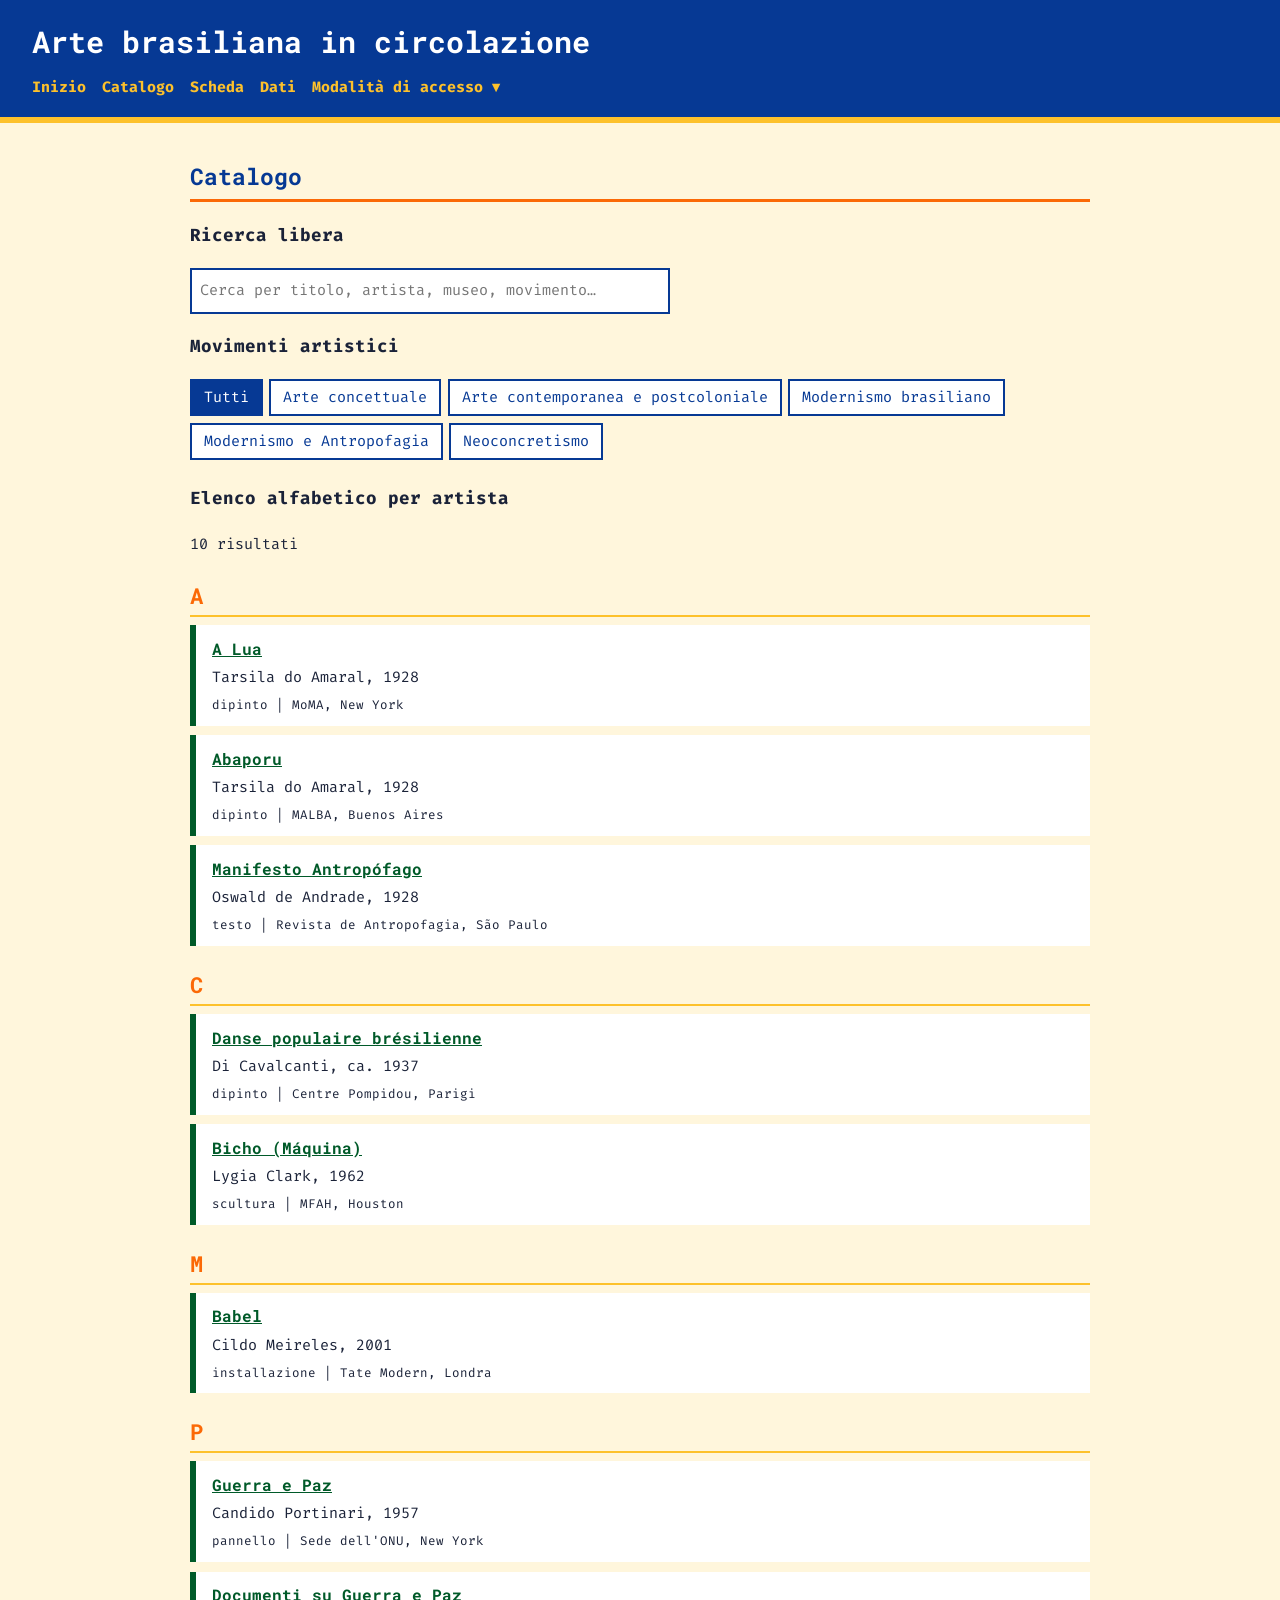
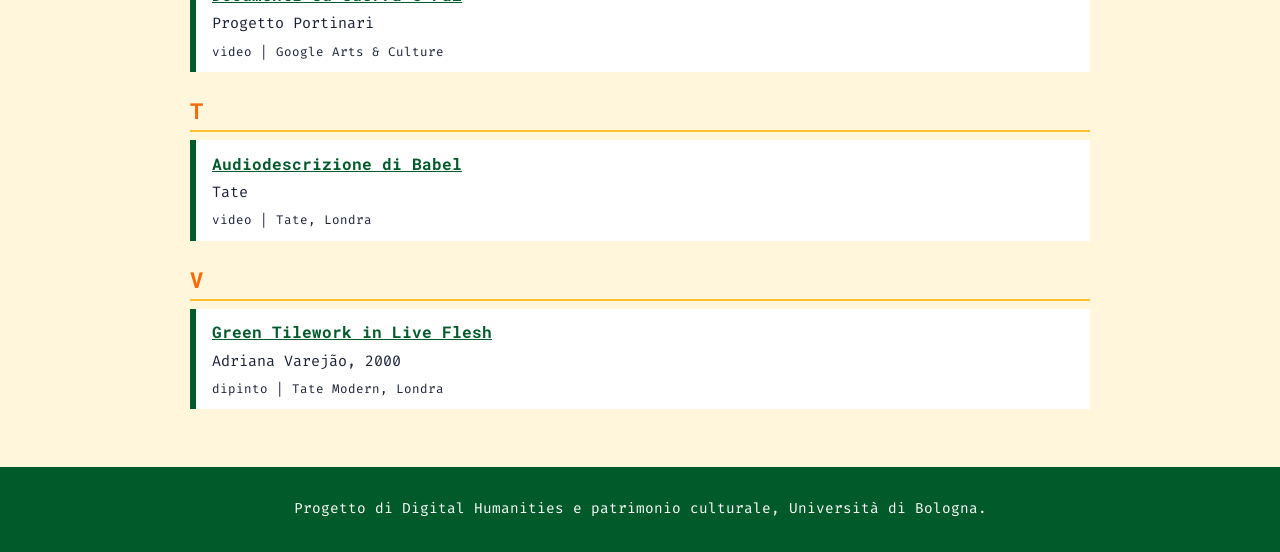
<file: catalogo.html>
<!DOCTYPE html>
<html lang="it">
<head>
<meta charset="UTF-8">
<meta name="viewport" content="width=device-width, initial-scale=1">
<title>Catalogo | Arte brasiliana in circolazione</title>
<link rel="preconnect" href="https://fonts.googleapis.com">
<link rel="preconnect" href="https://fonts.gstatic.com" crossorigin>
<link href="https://fonts.googleapis.com/css2?family=Fira+Code:wght@400;700&family=Roboto+Mono:wght@500;700&display=swap" rel="stylesheet">
<link rel="stylesheet" href="style.css">
</head>
<body>
<header>
<h1>Arte brasiliana in circolazione</h1>
<nav>
<a href="index.html">Inizio</a>
<a href="catalogo.html">Catalogo</a>
<a href="item.html">Scheda</a>
<a href="dati.html">Dati</a>
<div class="dropdown">
<button class="dropbtn" type="button">Modalità di accesso &#9662;</button>
<div class="dropdown-content">
<a href="catalogo.html#alfabetica">Elenco alfabetico</a>
<a href="index.html#mappa">Mappa dei musei</a>
<a href="catalogo.html#ricerca">Ricerca libera</a>
<a href="catalogo.html#movimenti">Movimenti artistici</a>
</div>
</div>
</nav>
</header>
<main>
<h2>Catalogo</h2>
<section id="ricerca">
<h3>Ricerca libera</h3>
<input type="search" id="q" placeholder="Cerca per titolo, artista, museo, movimento…" aria-label="Ricerca libera">
</section>
<section id="movimenti">
<h3>Movimenti artistici</h3>
<div id="chips"></div>
</section>
<section id="alfabetica">
<h3>Elenco alfabetico per artista</h3>
<p id="conteggio"></p>
<div id="elenco"></div>
</section>
</main>
<footer><p>Progetto di Digital Humanities e patrimonio culturale, Università di Bologna.</p></footer>
<script src="data/opere.js"></script>
<script>
var testo = "", movimento = "";
function esc(t) { return String(t).replace(/&/g, "&amp;").replace(/</g, "&lt;").replace(/>/g, "&gt;"); }

// Pulsanti dei movimenti artistici
var movimenti = [];
OPERE.forEach(function (o) { if (movimenti.indexOf(o.movimento) < 0) movimenti.push(o.movimento); });
movimenti.sort(function (a, b) { return a.localeCompare(b, "it"); });
function disegnaChips() {
  var h = '<button type="button" class="chip' + (movimento === "" ? " attivo" : "") + '" data-m="">Tutti</button>';
  movimenti.forEach(function (m) {
    h += '<button type="button" class="chip' + (movimento === m ? " attivo" : "") + '" data-m="' + esc(m) + '">' + esc(m) + "</button>";
  });
  document.getElementById("chips").innerHTML = h;
  document.querySelectorAll(".chip").forEach(function (b) {
    b.onclick = function () { movimento = b.getAttribute("data-m"); disegnaChips(); disegnaElenco(); };
  });
}

// Elenco alfabetico (per cognome dell'artista), con filtri
function disegnaElenco() {
  var q = testo.toLowerCase();
  var lista = OPERE.filter(function (o) {
    var okMov = !movimento || o.movimento === movimento;
    var pagliaio = [o.titolo, o.artista, o.museo, o.citta, o.paese, o.movimento, o.tipo, o.descrizione].join(" ").toLowerCase();
    return okMov && (!q || pagliaio.indexOf(q) >= 0);
  });
  lista.sort(function (a, b) { return a.artista_ordine.localeCompare(b.artista_ordine, "it") || a.titolo.localeCompare(b.titolo, "it"); });
  document.getElementById("conteggio").textContent = lista.length + (lista.length === 1 ? " risultato" : " risultati");
  var h = "", lettera = "";
  lista.forEach(function (o) {
    var l = o.artista_ordine.charAt(0).toUpperCase();
    if (l !== lettera) { h += '<h4 class="lettera">' + esc(l) + "</h4>"; lettera = l; }
    var dove = [o.museo, o.citta].filter(Boolean).join(", ");
    h += '<article class="scheda"><h5><a href="item.html?id=' + o.id + '">' + esc(o.titolo) + "</a></h5>";
    h += "<p>" + esc(o.artista) + (o.data ? ", " + esc(o.data) : "") + "</p>";
    h += "<p><small>" + esc(o.tipo) + (dove ? " | " + esc(dove) : "") + "</small></p></article>";
  });
  document.getElementById("elenco").innerHTML = h || "<p>Nessun risultato.</p>";
}
document.getElementById("q").oninput = function () { testo = this.value; disegnaElenco(); };
disegnaChips();
disegnaElenco();
</script>
</body>
</html>
</file>
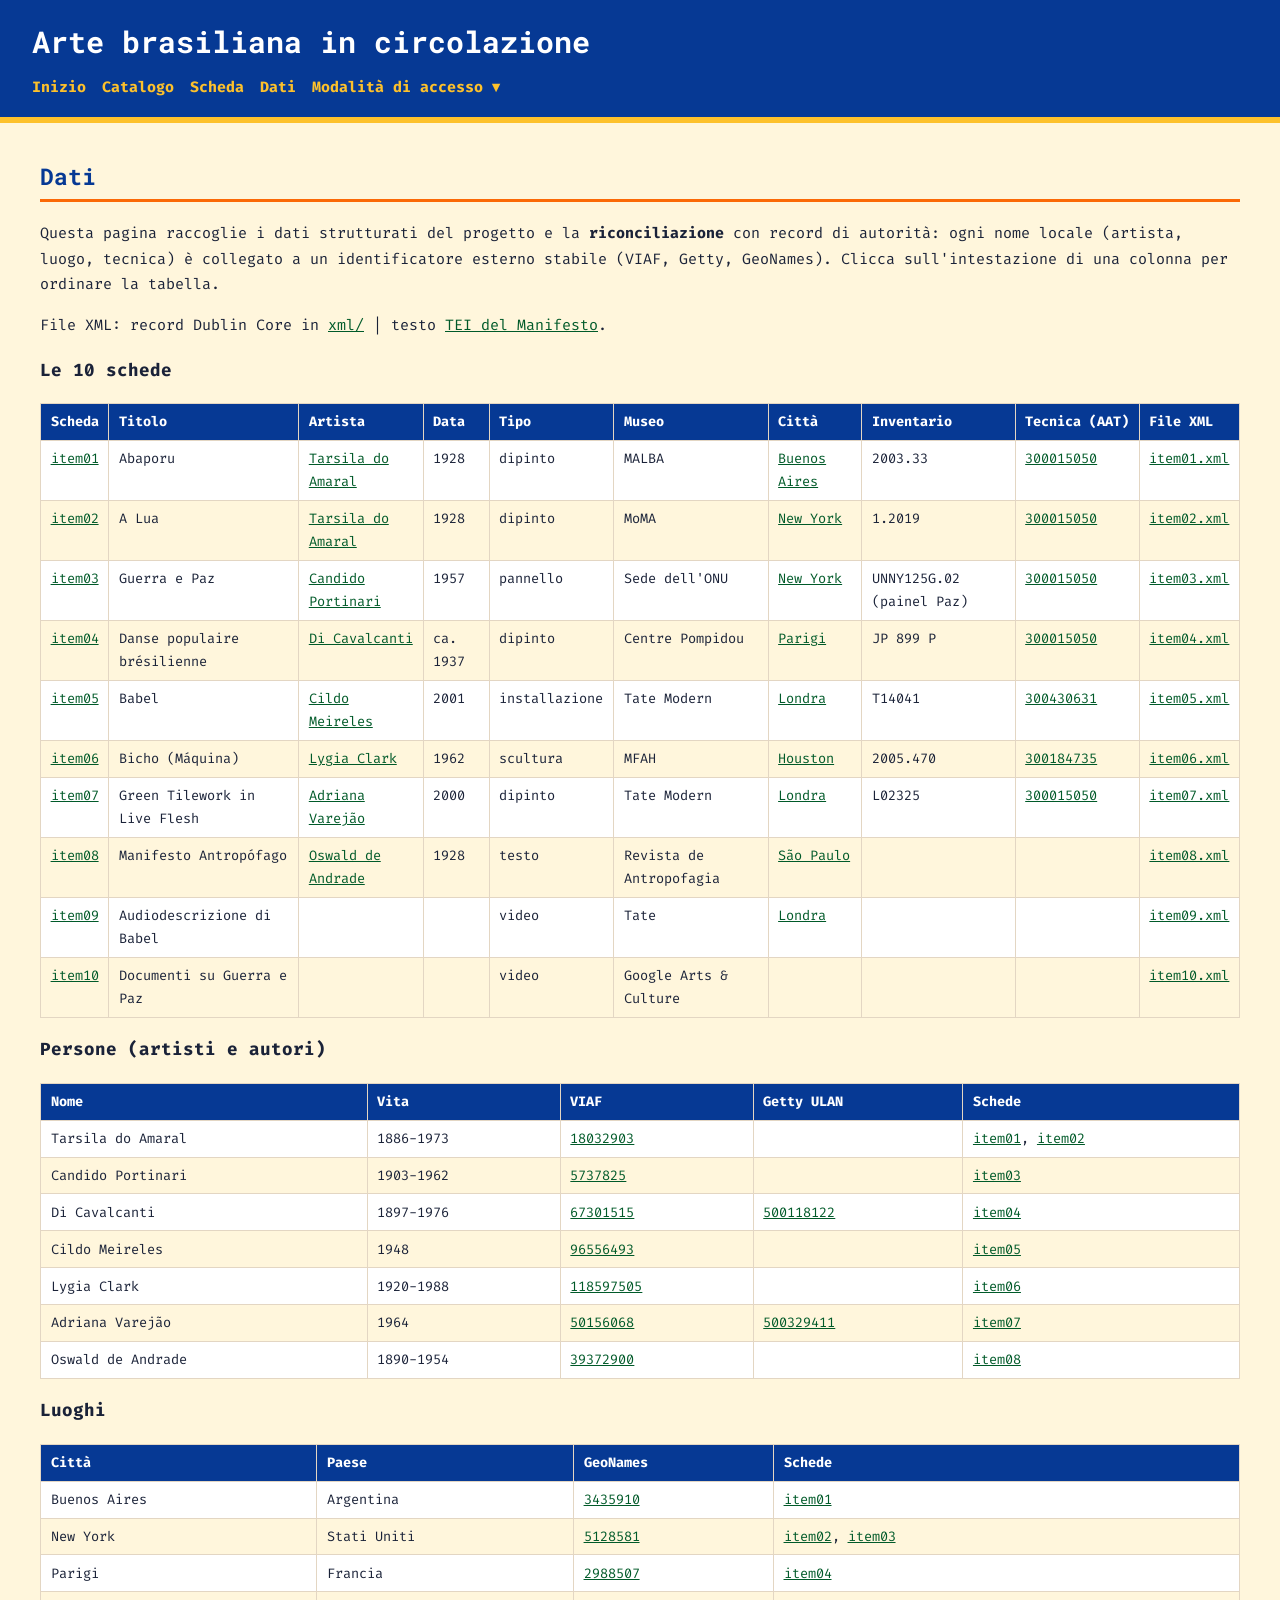
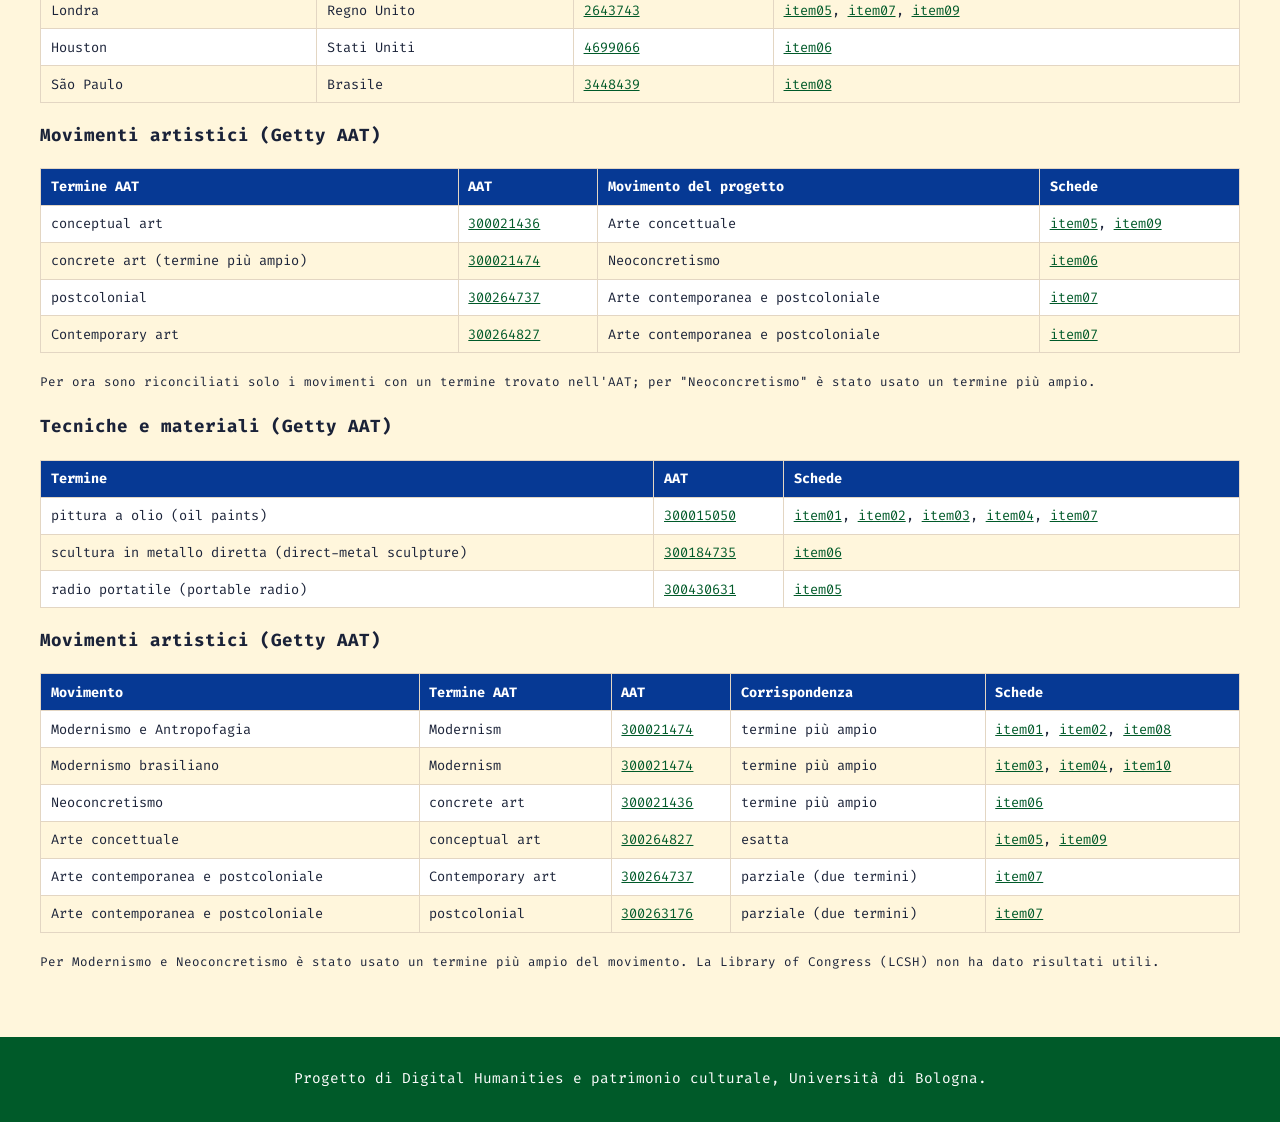
<file: dati.html>
<!DOCTYPE html>
<html lang="it">
<head>
<meta charset="UTF-8">
<meta name="viewport" content="width=device-width, initial-scale=1">
<title>Dati | Arte brasiliana in circolazione</title>
<link rel="preconnect" href="https://fonts.googleapis.com">
<link rel="preconnect" href="https://fonts.gstatic.com" crossorigin>
<link href="https://fonts.googleapis.com/css2?family=Fira+Code:wght@400;700&family=Roboto+Mono:wght@500;700&display=swap" rel="stylesheet">
<link rel="stylesheet" href="style.css">
</head>
<body>
<header>
<h1>Arte brasiliana in circolazione</h1>
<nav>
<a href="index.html">Inizio</a>
<a href="catalogo.html">Catalogo</a>
<a href="item.html">Scheda</a>
<a href="dati.html">Dati</a>
<div class="dropdown">
<button class="dropbtn" type="button">Modalità di accesso &#9662;</button>
<div class="dropdown-content">
<a href="catalogo.html#alfabetica">Elenco alfabetico</a>
<a href="index.html#mappa">Mappa dei musei</a>
<a href="catalogo.html#ricerca">Ricerca libera</a>
<a href="catalogo.html#movimenti">Movimenti artistici</a>
</div>
</div>
</nav>
</header>
<main class="largo">
<h2>Dati</h2>
<p>Questa pagina raccoglie i dati strutturati del progetto e la <strong>riconciliazione</strong> con record di autorità: ogni nome locale (artista, luogo, tecnica) è collegato a un identificatore esterno stabile (VIAF, Getty, GeoNames). Clicca sull'intestazione di una colonna per ordinare la tabella.</p>
<p>File XML: record Dublin Core in <a href="xml/item01.xml">xml/</a> | testo <a href="xml/manifesto-tei.xml">TEI del Manifesto</a>.</p>

<section id="tabella-opere">
<h3>Le 10 schede</h3>
<div class="tabella-scroll"><table id="t-opere" class="ordinabile"></table></div>
</section>
<section id="tabella-persone">
<h3>Persone (artisti e autori)</h3>
<div class="tabella-scroll"><table id="t-persone" class="ordinabile"></table></div>
</section>
<section id="tabella-luoghi">
<h3>Luoghi</h3>
<div class="tabella-scroll"><table id="t-luoghi" class="ordinabile"></table></div>
</section>
<section id="tabella-assunti">
<h3>Movimenti artistici (Getty AAT)</h3>
<div class="tabella-scroll"><table id="t-assunti" class="ordinabile"></table></div>
<p><small>Per ora sono riconciliati solo i movimenti con un termine trovato nell'AAT; per "Neoconcretismo" è stato usato un termine più ampio.</small></p>
</section>
<section id="tabella-tecniche">
<h3>Tecniche e materiali (Getty AAT)</h3>
<div class="tabella-scroll"><table id="t-tecniche" class="ordinabile"></table></div>
</section>
<section id="tabella-movimenti">
<h3>Movimenti artistici (Getty AAT)</h3>
<div class="tabella-scroll"><table id="t-movimenti" class="ordinabile"></table></div>
<p><small>Per Modernismo e Neoconcretismo è stato usato un termine più ampio del movimento. La Library of Congress (LCSH) non ha dato risultati utili.</small></p>
</section>
</main>
<footer><p>Progetto di Digital Humanities e patrimonio culturale, Università di Bologna.</p></footer>
<script src="data/opere.js"></script>
<script src="data/autorita.js"></script>
<script>
function esc(t) { return String(t).replace(/&/g, "&amp;").replace(/</g, "&lt;").replace(/>/g, "&gt;"); }
function a(url, testo) { return url ? '<a href="' + esc(url) + '" target="_blank" rel="noopener">' + esc(testo) + "</a>" : ""; }
function tabella(idTab, colonne, righe) {
  var h = "<thead><tr>" + colonne.map(function (c) { return '<th scope="col" tabindex="0">' + c + "</th>"; }).join("") + "</tr></thead><tbody>";
  righe.forEach(function (r) { h += "<tr>" + r.map(function (c) { return "<td>" + c + "</td>"; }).join("") + "</tr>"; });
  document.getElementById(idTab).innerHTML = h + "</tbody>";
}
function schede(lista) {
  return lista.map(function (o) { return '<a href="item.html?id=' + o.id + '">' + esc(o.id) + "</a>"; }).join(", ");
}
var geo = {}; LUOGHI.forEach(function (l) { geo[l.citta] = l.geonames; });

// 1. Le 10 schede
tabella("t-opere", ["Scheda", "Titolo", "Artista", "Data", "Tipo", "Museo", "Città", "Inventario", "Tecnica (AAT)", "File XML"],
  OPERE.map(function (o) {
    return ['<a href="item.html?id=' + o.id + '">' + esc(o.id) + "</a>", esc(o.titolo), a(o.artista_autorita, o.artista), esc(o.data), esc(o.tipo),
      esc(o.museo), a(geo[o.citta], o.citta || ""), esc(o.numero_inventario), a(o.tecnica_aat, o.tecnica_aat ? o.tecnica_aat.split("/").pop() : ""),
      a("xml/" + o.id + ".xml", o.id + ".xml")];
  }));
// 2. Persone
tabella("t-persone", ["Nome", "Vita", "VIAF", "Getty ULAN", "Schede"],
  PERSONE.map(function (p) {
    var sue = OPERE.filter(function (o) { return o.artista === p.nome; });
    return [esc(p.nome), esc(p.vita),
      a(p.viaf && "https://viaf.org/viaf/" + p.viaf + "/", p.viaf || ""), a(p.ulan && "http://vocab.getty.edu/ulan/" + p.ulan, p.ulan || ""), schede(sue)];
  }));
// 3. Luoghi
tabella("t-luoghi", ["Città", "Paese", "GeoNames", "Schede"],
  LUOGHI.map(function (l) {
    var qui = OPERE.filter(function (o) { return o.citta === l.citta; });
    return [esc(l.citta), esc(l.paese), a(l.geonames, l.geonames.split("/")[3]), schede(qui)];
  }));
// 3b. Movimenti artistici
tabella("t-assunti", ["Termine AAT", "AAT", "Movimento del progetto", "Schede"],
  ASSUNTI.map(function (t) {
    var qui = OPERE.filter(function (o) { return (o.assunto_aat || "").split(" ").map(function (u) { return u.split("/").pop(); }).indexOf(t.aat) >= 0; });
    return [esc(t.termine), a("http://vocab.getty.edu/aat/" + t.aat, t.aat), esc(t.movimento), schede(qui)];
  }));
// 4. Tecniche
tabella("t-tecniche", ["Termine", "AAT", "Schede"],
  TECNICHE.map(function (t) {
    var qui = OPERE.filter(function (o) { return o.tecnica_aat && o.tecnica_aat.split("/").pop() === t.aat; });
    return [esc(t.termine), a("http://vocab.getty.edu/aat/" + t.aat, t.aat), schede(qui)];
  }));

// 5. Movimenti artistici
var righeMov = [];
MOVIMENTI.forEach(function (m) {
  var qui = OPERE.filter(function (o) { return o.movimento === m.movimento; });
  m.termini.forEach(function (t) {
    righeMov.push([esc(m.movimento), esc(t.termine), a("http://vocab.getty.edu/aat/" + t.aat, t.aat), esc(t.corrispondenza), schede(qui)]);
  });
});
tabella("t-movimenti", ["Movimento", "Termine AAT", "AAT", "Corrispondenza", "Schede"], righeMov);

// Ordinamento: clic sull'intestazione
document.querySelectorAll("table.ordinabile").forEach(function (t) {
  t.querySelectorAll("th").forEach(function (th, i) {
    function ordina() {
      var corpo = t.tBodies[0], righe = Array.prototype.slice.call(corpo.rows);
      var su = th.getAttribute("data-ordine") !== "su";
      righe.sort(function (x, y) {
        var r = x.cells[i].textContent.localeCompare(y.cells[i].textContent, "it", { numeric: true });
        return su ? r : -r;
      });
      t.querySelectorAll("th").forEach(function (h) { h.removeAttribute("data-ordine"); });
      th.setAttribute("data-ordine", su ? "su" : "giu");
      righe.forEach(function (r) { corpo.appendChild(r); });
    }
    th.onclick = ordina;
    th.onkeydown = function (e) { if (e.key === "Enter") ordina(); };
  });
});
</script>
</body>
</html>
</file>
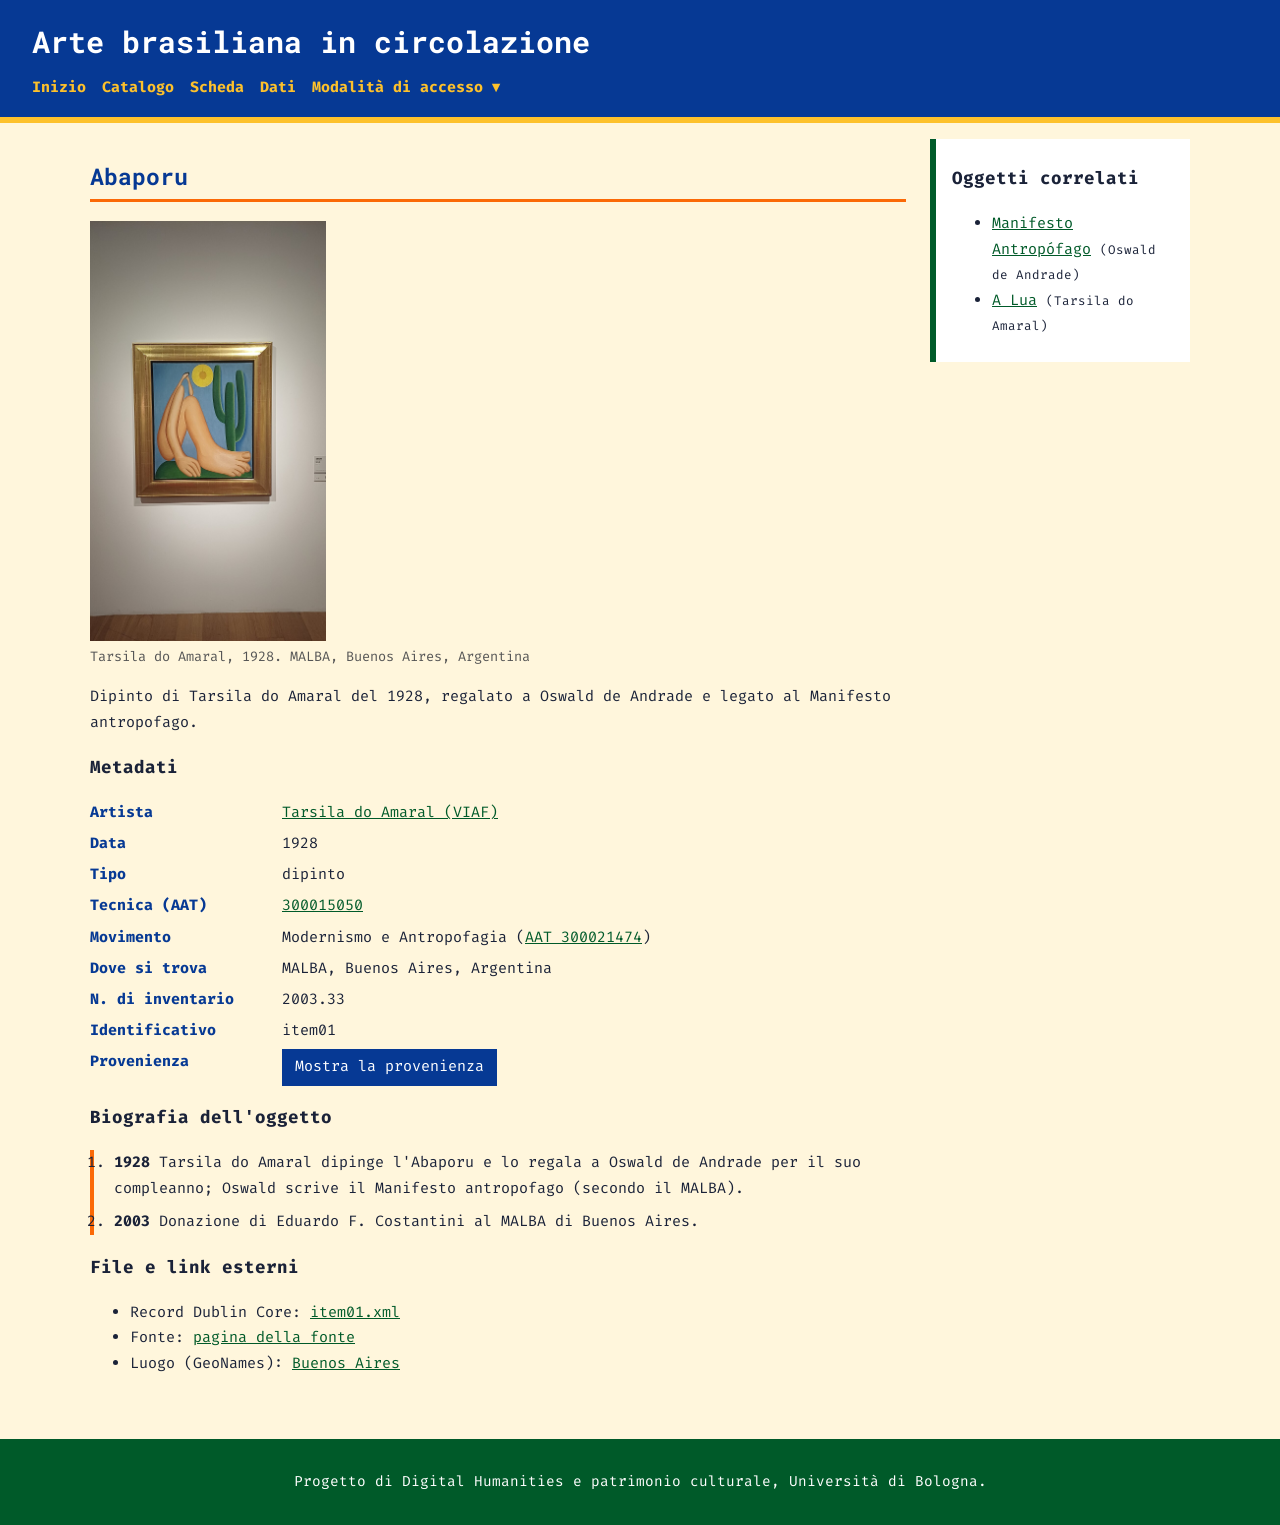
<file: item.html>
<!DOCTYPE html>
<html lang="it">
<head>
<meta charset="UTF-8">
<meta name="viewport" content="width=device-width, initial-scale=1">
<title>Scheda | Arte brasiliana in circolazione</title>
<link rel="preconnect" href="https://fonts.googleapis.com">
<link rel="preconnect" href="https://fonts.gstatic.com" crossorigin>
<link href="https://fonts.googleapis.com/css2?family=Fira+Code:wght@400;700&family=Roboto+Mono:wght@500;700&display=swap" rel="stylesheet">
<link rel="stylesheet" href="style.css">
</head>
<body>
<header>
<h1>Arte brasiliana in circolazione</h1>
<nav>
<a href="index.html">Inizio</a>
<a href="catalogo.html">Catalogo</a>
<a href="item.html">Scheda</a>
<a href="dati.html">Dati</a>
<div class="dropdown">
<button class="dropbtn" type="button">Modalità di accesso &#9662;</button>
<div class="dropdown-content">
<a href="catalogo.html#alfabetica">Elenco alfabetico</a>
<a href="index.html#mappa">Mappa dei musei</a>
<a href="catalogo.html#ricerca">Ricerca libera</a>
<a href="catalogo.html#movimenti">Movimenti artistici</a>
</div>
</div>
</nav>
</header>
<main class="con-aside">
<article id="item">
<p>Caricamento della scheda…</p>
</article>
<aside>
<h3>Oggetti correlati</h3>
<ul id="correlati"></ul>
</aside>
</main>
<footer><p>Progetto di Digital Humanities e patrimonio culturale, Università di Bologna.</p></footer>
<script src="data/opere.js"></script>
<script src="data/biografie.js"></script>
<script src="data/autorita.js"></script>
<script>
// Quale scheda mostrare? Lo dice l'indirizzo: item.html?id=item06
var id = new URLSearchParams(location.search).get("id") || "item01";
var o = OPERE.find(function (x) { return x.id === id; }) || OPERE[0];
id = o.id;

var GEONAMES = {
  "Buenos Aires": "https://www.geonames.org/3435910/buenos-aires.html",
  "New York": "https://www.geonames.org/5128581/new-york-city.html",
  "Parigi": "https://www.geonames.org/2988507/paris.html",
  "Londra": "https://www.geonames.org/2643743/london.html",
  "Houston": "https://www.geonames.org/4699066/houston.html",
  "São Paulo": "https://www.geonames.org/3448439/sao-paulo.html"
};
function esc(t) { return String(t).replace(/&/g, "&amp;").replace(/</g, "&lt;").replace(/>/g, "&gt;"); }
function link(url, testo) { return '<a href="' + esc(url) + '" target="_blank" rel="noopener">' + esc(testo) + "</a>"; }
function movimentoAat(o) {
  if (!o.movimento_aat) return "";
  return " " + o.movimento_aat.split(" ").map(function (u) { return "(" + link(u, "AAT " + u.split("/").pop()) + ")"; }).join(" ");
}
function riga(etichetta, valore) { return valore ? "<dt>" + etichetta + "</dt><dd>" + valore + "</dd>" : ""; }

document.title = o.titolo + " | Arte brasiliana in circolazione";
var luogo = [o.museo, o.citta, o.paese].filter(Boolean).join(", ");
var assunti = (o.assunto_aat || "").split(" ").filter(Boolean).map(function (u) {
  var codice = u.split("/").pop();
  var t = ASSUNTI.find(function (x) { return x.aat === codice; });
  return link(u, t ? t.termine : codice);
}).join(", ");
var autore = o.artista_autorita ? link(o.artista_autorita, o.artista + " (VIAF)") : esc(o.artista);

var h = "<h2>" + esc(o.titolo) + "</h2>";
h += '<figure><img src="' + esc(o.immagine) + '" alt="' + esc(o.titolo) + '" onerror="this.style.display=\'none\';document.getElementById(\'senza-immagine\').style.display=\'flex\'">';
h += '<div id="senza-immagine" class="senza-immagine"><p>Immagine non riprodotta qui per motivi di diritti.' + (o.fonte_url ? " Vedi l'opera sul sito della fonte: " + link(o.fonte_url, "pagina della fonte") : "") + "</p></div>";
h += "<figcaption>" + esc(o.artista) + (o.data ? ", " + esc(o.data) : "") + (luogo ? ". " + esc(luogo) : "") + "</figcaption></figure>";
if (o.descrizione) h += "<p>" + esc(o.descrizione) + "</p>";

h += '<section><h3>Metadati</h3><dl class="metadati">';
h += riga("Artista", autore) + riga("Data", esc(o.data)) + riga("Tipo", esc(o.tipo));
h += riga("Tecnica (AAT)", o.tecnica_aat ? link(o.tecnica_aat, o.tecnica_aat.split("/").pop()) : "");
h += riga("Movimento", esc(o.movimento) + movimentoAat(o)) + riga("Assunto (AAT)", assunti) + riga("Dove si trova", esc(luogo));
h += riga("N. di inventario", esc(o.numero_inventario)) + riga("Identificativo", esc(o.id));
h += riga("Provenienza", o.provenienza ? '<button type="button" class="comprimibile" aria-expanded="false">Mostra la provenienza</button><div class="contenuto-comprimibile" hidden>' + esc(o.provenienza) + "</div>" : "");
h += "</dl></section>";

var tappe = BIOGRAFIE[id] || [];
if (tappe.length) {
  h += '<section><h3>Biografia dell\'oggetto</h3><ol class="linea-del-tempo">';
  tappe.forEach(function (e) { h += "<li>" + (e[0] ? "<strong>" + esc(e[0]) + "</strong> " : "") + esc(e[1]) + "</li>"; });
  h += "</ol></section>";
}
if (MEDIA[id]) {
  h += '<section><h3>Video</h3><iframe src="' + esc(MEDIA[id].url) + '" title="' + esc(MEDIA[id].titolo) + '" allowfullscreen></iframe><p>' + esc(MEDIA[id].titolo) + "</p></section>";
}
h += "<section><h3>File e link esterni</h3><ul>";
h += "<li>Record Dublin Core: " + link("xml/" + id + ".xml", id + ".xml") + "</li>";
if (id === "item08") h += "<li>Testo completo in TEI: " + link("xml/manifesto-tei.xml", "manifesto-tei.xml") + "</li>";
if (o.fonte_url) h += "<li>Fonte: " + link(o.fonte_url, "pagina della fonte") + "</li>";
if (o.artista_ulan) h += "<li>Autorità dell'artista (Getty ULAN): " + link(o.artista_ulan, o.artista_ulan.split("/").pop()) + "</li>";
if (GEONAMES[o.citta]) h += "<li>Luogo (GeoNames): " + link(GEONAMES[o.citta], o.citta) + "</li>";
h += "</ul></section>";
document.getElementById("item").innerHTML = h;

// Zoom dell'immagine (modal): clic sull'immagine per ingrandirla, clic o Esc per chiudere
var im = document.querySelector("#item figure img");
if (im) {
  im.style.cursor = "zoom-in";
  im.addEventListener("click", function () {
    var m = document.createElement("div");
    m.id = "modale"; m.setAttribute("role", "dialog"); m.setAttribute("aria-modal", "true");
    m.innerHTML = '<img src="' + esc(o.immagine) + '" alt="' + esc(o.titolo) + '"><p>' + esc(o.titolo) + "</p>";
    function chiudi() { m.remove(); document.removeEventListener("keydown", tasto); }
    function tasto(e) { if (e.key === "Escape") chiudi(); }
    m.addEventListener("click", chiudi);
    document.addEventListener("keydown", tasto);
    document.body.appendChild(m);
  });
}

// Provenienza comprimibile (collapsible): il pulsante mostra o nasconde il testo
document.querySelectorAll(".comprimibile").forEach(function (b) {
  b.addEventListener("click", function () {
    var c = b.nextElementSibling, aperto = !c.hidden;
    c.hidden = aperto;
    b.setAttribute("aria-expanded", String(!aperto));
    b.textContent = aperto ? "Mostra la provenienza" : "Nascondi la provenienza";
  });
});

// Oggetti correlati: relazioni indicate a mano + opere dello stesso movimento
var ids = (RELAZIONI[id] || []).slice();
OPERE.forEach(function (x) { if (x.id !== id && x.movimento === o.movimento && ids.indexOf(x.id) < 0) ids.push(x.id); });
var lis = "";
ids.slice(0, 5).forEach(function (i) {
  var x = OPERE.find(function (y) { return y.id === i; });
  if (x) lis += '<li><a href="item.html?id=' + x.id + '">' + esc(x.titolo) + "</a> <small>(" + esc(x.artista) + ")</small></li>";
});
document.getElementById("correlati").innerHTML = lis || "<li>Nessun oggetto correlato.</li>";
</script>
</body>
</html>
</file>
<file: style.css>
/* Palette (dalle immagini di riferimento) */
:root {
  --blu: #063994;
  --verde: #005A29;
  --giallo: #FDC12B;
  --arancione: #FB6906;
  --pesca: #F8B894;
  --muschio: #648441;
  --sfondo: #FFF6DC;
  --testo: #1A2238;
  --font-testo: 'Fira Code', Consolas, monospace;
  --font-titolo: 'Roboto Mono', Consolas, monospace;
}
body { font-family: var(--font-testo); font-size: 15px; margin: 0; background: var(--sfondo); color: var(--testo); line-height: 1.7; }
header { background: var(--blu); color: #fff; padding: 1rem 2rem; border-bottom: 6px solid var(--giallo); }
header h1 { margin: 0 0 0.5rem; font-family: var(--font-titolo); }
nav a { color: var(--giallo); margin-right: 1rem; text-decoration: none; font-weight: bold; }
nav a:hover { color: var(--pesca); text-decoration: underline; }
main { max-width: 900px; margin: 0 auto; padding: 1rem 2rem; }
h2 { color: var(--blu); font-family: var(--font-titolo); border-bottom: 3px solid var(--arancione); padding-bottom: 0.25rem; }
main a { color: var(--verde); }
aside { background: #fff; border-left: 6px solid var(--verde); padding: 0.5rem 1rem; margin-top: 1rem; }
footer { text-align: center; background: var(--verde); color: #fff; padding: 1rem; font-size: 0.9rem; margin-top: 2rem; }

/* Menu con sottomenu (dropdown) */
nav { display: flex; flex-wrap: wrap; align-items: center; gap: 0.25rem 1rem; }
nav a, .dropbtn { color: var(--giallo); text-decoration: none; font-weight: bold; margin: 0; }
.dropbtn { background: none; border: none; font: inherit; font-weight: bold; cursor: pointer; padding: 0; }
.dropdown { position: relative; }
.dropdown-content { display: none; position: absolute; z-index: 1000; background: var(--verde); min-width: 220px; padding: 0.5rem 0; }
.dropdown-content a { display: block; padding: 0.4rem 1rem; }
.dropdown:hover .dropdown-content, .dropdown:focus-within .dropdown-content { display: block; }

/* Carosello */
.slideshow { position: relative; margin: 1rem 0; }
.slide { display: none; height: 300px; flex-direction: column; align-items: center; justify-content: center; text-align: center; color: #fff; padding: 1rem 3rem; }
.slide.active { display: flex; }
.slide h3 { font-family: var(--font-titolo); margin: 0 0 0.5rem; }
.slide a { color: #fff; border: 2px solid #fff; padding: 0.25rem 0.75rem; text-decoration: none; margin-top: 0.5rem; }
.slide img { max-height: 200px; max-width: 100%; }
.c1 { background: var(--blu); } .c2 { background: var(--verde); } .c3 { background: var(--arancione); }
.c4 { background: var(--muschio); } .c5 { background: var(--blu); } .c6 { background: var(--verde); } .c7 { background: var(--arancione); }
.prev, .next { position: absolute; top: 50%; transform: translateY(-50%); background: rgba(0,0,0,0.35); color: #fff; border: none; font-size: 1.5rem; padding: 0.5rem 0.75rem; cursor: pointer; }
.prev { left: 0; } .next { right: 0; }

/* Mappa */
#map { height: 400px; border: 3px solid var(--blu); }

/* Pagina della scheda */
main.con-aside { display: grid; grid-template-columns: 1fr 260px; gap: 1.5rem; max-width: 1100px; }
@media (max-width: 800px) { main.con-aside { grid-template-columns: 1fr; } }
main.con-aside aside { margin-top: 0; align-self: start; }
figure { margin: 0 0 1rem; }
figure img { max-width: 100%; max-height: 420px; display: block; }
figcaption { font-size: 0.85rem; color: #555; margin-top: 0.25rem; }
.senza-immagine { display: none; height: 220px; align-items: center; justify-content: center; text-align: center; background: var(--blu); color: #fff; padding: 1rem; }
.metadati { display: grid; grid-template-columns: 11rem 1fr; gap: 0.35rem 1rem; }
.metadati dt { font-weight: bold; color: var(--blu); }
.metadati dd { margin: 0; }
.linea-del-tempo { border-left: 4px solid var(--arancione); padding-left: 1.25rem; }
.linea-del-tempo li { margin-bottom: 0.5rem; }
iframe { width: 100%; max-width: 640px; height: 360px; border: 0; }
@media (max-width: 600px) { .metadati { grid-template-columns: 1fr; } }

/* Catalogo: ricerca, filtri e schede */
#q { width: 100%; max-width: 480px; padding: 0.5rem; font: inherit; border: 2px solid var(--blu); }
.chip { font: inherit; background: #fff; color: var(--blu); border: 2px solid var(--blu); padding: 0.25rem 0.75rem; margin: 0 0.4rem 0.4rem 0; cursor: pointer; }
.chip.attivo { background: var(--blu); color: #fff; }
.lettera { margin: 1.25rem 0 0.5rem; color: var(--arancione); font-family: var(--font-titolo); font-size: 1.4rem; border-bottom: 2px solid var(--giallo); }
.scheda { background: #fff; border-left: 6px solid var(--verde); padding: 0.4rem 1rem; margin-bottom: 0.6rem; }
.scheda h5 { margin: 0.2rem 0; font-family: var(--font-titolo); font-size: 1rem; }
.scheda p { margin: 0.1rem 0; }

/* Pagina dei dati: tabelle */
main.largo { max-width: 1200px; }
.tabella-scroll { overflow-x: auto; margin-bottom: 1rem; }
table.ordinabile { border-collapse: collapse; width: 100%; background: #fff; font-size: 0.85rem; }
table.ordinabile th, table.ordinabile td { border: 1px solid #e3d6c3; padding: 0.4rem 0.6rem; text-align: left; vertical-align: top; }
table.ordinabile th { background: var(--blu); color: #fff; cursor: pointer; white-space: nowrap; }
table.ordinabile th[data-ordine="su"]::after { content: " \25B2"; }
table.ordinabile th[data-ordine="giu"]::after { content: " \25BC"; }
table.ordinabile tbody tr:nth-child(even) { background: var(--sfondo); }

.senza-immagine a { color: var(--giallo); }
.slide a + a, .slide img + h3 { margin-top: 0.5rem; }

/* Zoom immagine (modal) e sezione comprimibile */
#modale { position: fixed; inset: 0; background: rgba(0, 0, 0, 0.85); display: flex; flex-direction: column; align-items: center; justify-content: center; z-index: 3000; cursor: zoom-out; padding: 1rem; }
#modale img { max-width: 95%; max-height: 85vh; }
#modale p { color: #fff; margin-top: 0.5rem; }
.comprimibile { font: inherit; background: var(--blu); color: #fff; border: none; padding: 0.35rem 0.8rem; cursor: pointer; }
.comprimibile:hover { background: var(--verde); }
.contenuto-comprimibile { padding: 0.5rem 0; }
</file>
